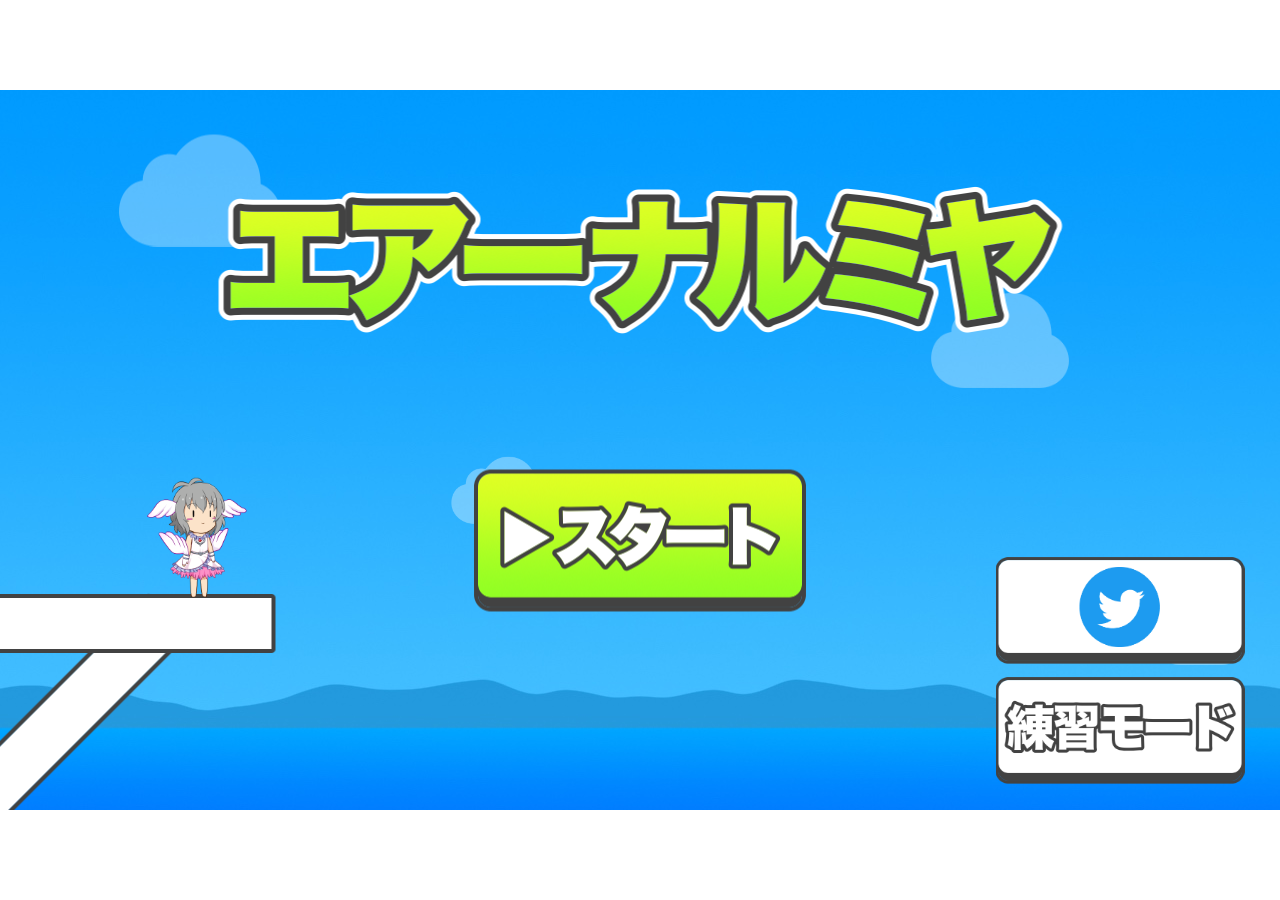
<file: air_narumiya/index.html>
<!doctype html>
<!-- Generated by akashic-cli-export-html@1.8.29. -->
<!-- Options: {"strip":true,"magnify":true} -->
<html>
<head>
<meta charset="utf-8">
<meta name="viewport" content="width=device-width,initial-scale=1">

<!-- Twitter Card -->
<meta http-equiv="CONTENT-TYPE" content="text/html; charset=utf-8" />
<meta name="twitter:card" content="summary" />
<meta property="og:url" content="https://hakashio.github.io/play/air_narumiya/" />
<meta property="og:title" content="エアーナルミヤ" />
<meta property="og:image" content="https://hakashio.github.io/play/air_narumiya/assets/image/card_image.png" />
<!-- Twitter Card -->

<title>エアーナルミヤ</title>
<script src="./js/option.js"></script>
<script src="./js/engineFilesV3_7_9.js"></script>
<script>
window.engineFiles = engineFilesV3_7_9;
window.g = engineFiles.akashicEngine;
(function() {
    var originalRequire = window.require;
    window.require = function(moduleName) {
        switch(moduleName) {
            case "@akashic/akashic-engine":
                return engineFiles.akashicEngine;
            default:
                return this.call(this, moduleName);
        }
    };
})();
</script>
<script src="./js/initGlobals.js"></script>

<script src="./js/pdi/LocalScriptAssetV3.js"></script>
<script src="./js/pdi/LocalTextAssetV3.js"></script>


<link rel="stylesheet" type="text/css" href="css/style.css">


<script src="./js/game.json.js"></script>

<script src="./js/assets/script/_bootstrap.js"></script>

<script src="./js/assets/script/main.js"></script>

<script src="./js/assets/script/title_scene.js"></script>

<script src="./js/assets/script/game_scene.js"></script>

<script src="./js/assets/script/GameLoad.js"></script>

<script src="./js/assets/script/TitleLoad.js"></script>

<script src="./js/assets/script/Yume.js"></script>

<script src="./js/assets/script/CONST.js"></script>

<script src="./js/assets/script/Core.js"></script>

<script src="./js/assets/script/Note.js"></script>

<script src="./js/assets/script/Miss.js"></script>

<script src="./js/assets/assets/font/font_glyphs.json.js"></script>





<script src="./js/sandbox.js"></script>



</head>
<body>
<div id="container">
</div>
</body>
</html>
</file>
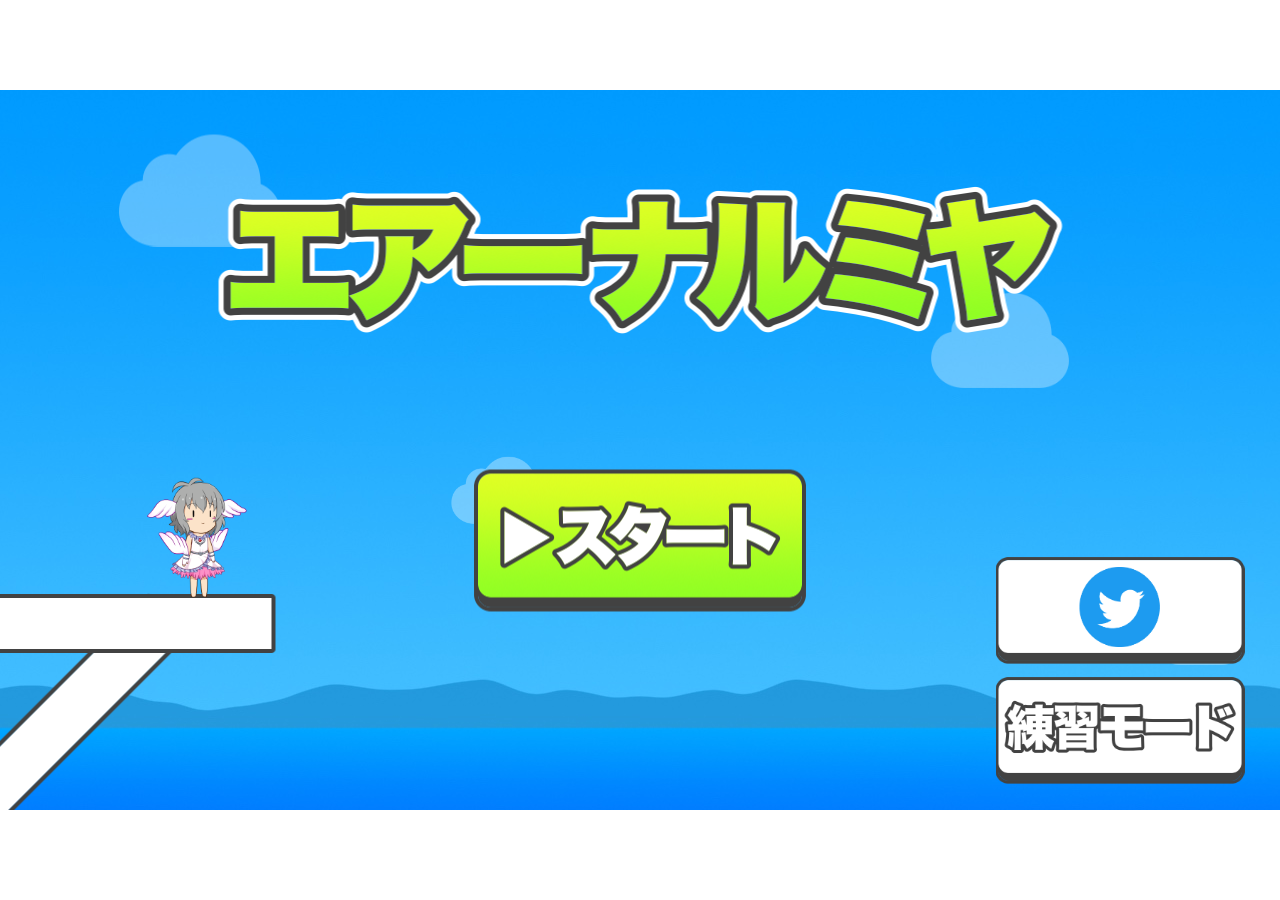
<file: mygame/index.html>
<!doctype html>
<!-- Generated by akashic-cli-export-html@1.8.29. -->
<!-- Options: {"strip":true,"magnify":true} -->
<html>
<head>
<meta charset="utf-8">
<meta name="viewport" content="width=device-width,initial-scale=1">

<!-- Twitter Card -->
<meta http-equiv="CONTENT-TYPE" content="text/html; charset=utf-8" />
<meta name="twitter:card" content="summary" />
<meta property="og:url" content="https://hakashio.github.io/play/air_narumiya/" />
<meta property="og:title" content="エアーナルミヤ" />
<meta property="og:image" content="https://hakashio.github.io/play/air_narumiya/image/icon.png" />
<!-- Twitter Card -->

<title>エアーナルミヤ</title>
<script src="./js/option.js"></script>
<script src="./js/engineFilesV3_7_9.js"></script>
<script>
window.engineFiles = engineFilesV3_7_9;
window.g = engineFiles.akashicEngine;
(function() {
    var originalRequire = window.require;
    window.require = function(moduleName) {
        switch(moduleName) {
            case "@akashic/akashic-engine":
                return engineFiles.akashicEngine;
            default:
                return this.call(this, moduleName);
        }
    };
})();
</script>
<script src="./js/initGlobals.js"></script>

<script src="./js/pdi/LocalScriptAssetV3.js"></script>
<script src="./js/pdi/LocalTextAssetV3.js"></script>


<link rel="stylesheet" type="text/css" href="css/style.css">


<script src="./js/game.json.js"></script>

<script src="./js/assets/script/_bootstrap.js"></script>

<script src="./js/assets/script/main.js"></script>

<script src="./js/assets/script/title_scene.js"></script>

<script src="./js/assets/script/game_scene.js"></script>

<script src="./js/assets/script/GameLoad.js"></script>

<script src="./js/assets/script/TitleLoad.js"></script>

<script src="./js/assets/script/Yume.js"></script>

<script src="./js/assets/script/CONST.js"></script>

<script src="./js/assets/script/Core.js"></script>

<script src="./js/assets/script/Note.js"></script>

<script src="./js/assets/script/Miss.js"></script>

<script src="./js/assets/assets/font/font_glyphs.json.js"></script>





<script src="./js/sandbox.js"></script>



</head>
<body>
<div id="container">
</div>
</body>
</html>
</file>
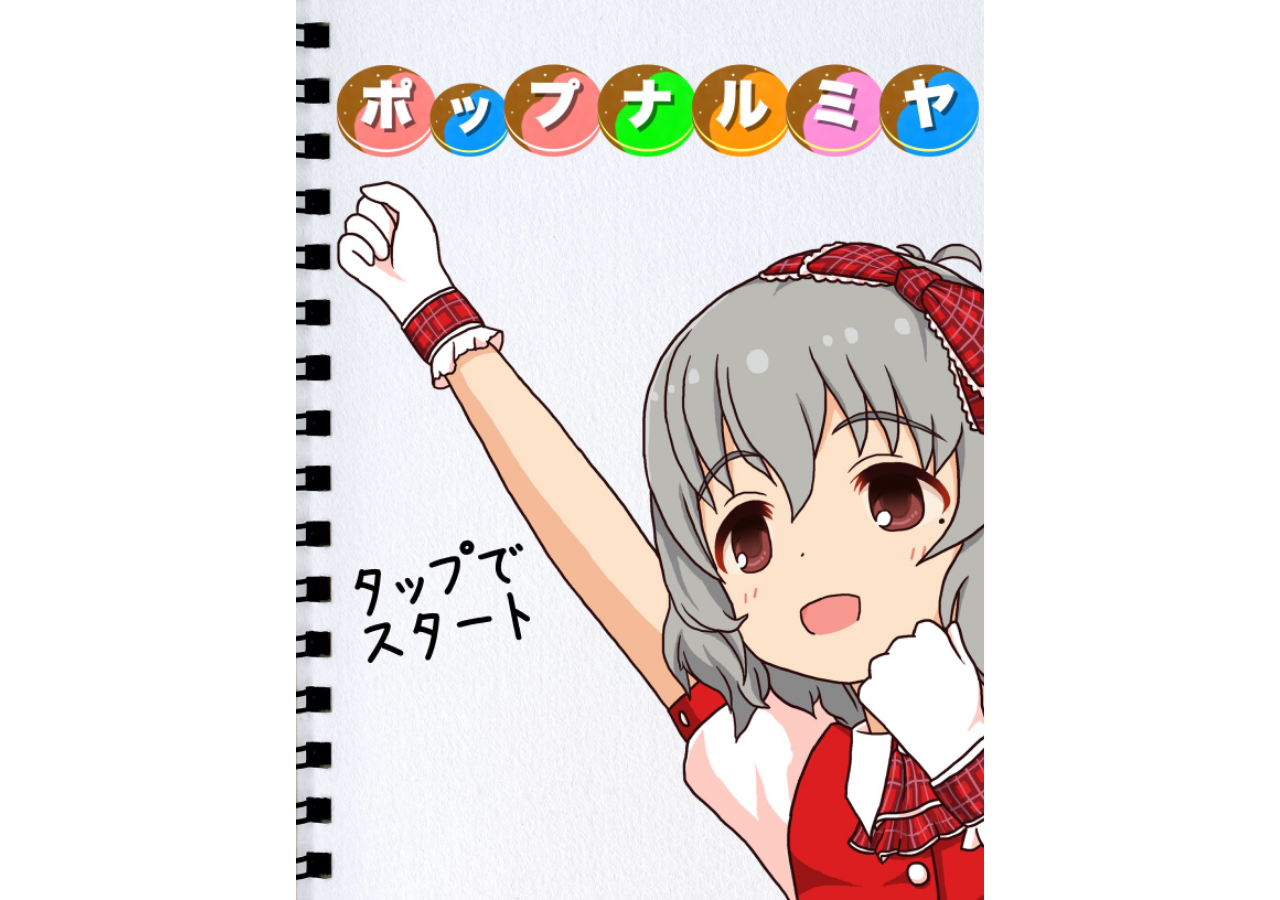
<file: pop_narumiya/index.html>
<!doctype html>
<!-- Generated by akashic-cli-export-html@1.8.29. -->
<!-- Options: {"strip":true,"magnify":true} -->
<html>
<head>
<meta charset="utf-8">
<meta name="viewport" content="width=device-width,initial-scale=1">

<!-- Twitter Card -->
<meta http-equiv="CONTENT-TYPE" content="text/html; charset=utf-8" />
<meta name="twitter:card" content="summary" />
<meta property="og:url" content="https://hakashio.github.io/play/pop_narumiya/" />
<meta property="og:title" content="ポップナルミヤ" />
<meta property="og:image" content="https://hakashio.github.io/play/pop_narumiya/image/card_image.png" />
<!-- Twitter Card -->

<title>ポップナルミヤ</title>
<script src="./js/option.js"></script>
<script src="./js/engineFilesV3_7_9.js"></script>
<script>
window.engineFiles = engineFilesV3_7_9;
window.g = engineFiles.akashicEngine;
(function() {
    var originalRequire = window.require;
    window.require = function(moduleName) {
        switch(moduleName) {
            case "@akashic/akashic-engine":
                return engineFiles.akashicEngine;
            default:
                return this.call(this, moduleName);
        }
    };
})();
</script>
<script src="./js/initGlobals.js"></script>

<script src="./js/pdi/LocalScriptAssetV3.js"></script>
<script src="./js/pdi/LocalTextAssetV3.js"></script>


<link rel="stylesheet" type="text/css" href="css/style.css">


<script src="./js/game.json.js"></script>

<script src="./js/assets/script/_bootstrap.js"></script>

<script src="./js/assets/script/main.js"></script>

<script src="./js/assets/script/title_scene.js"></script>

<script src="./js/assets/script/game_scene.js"></script>

<script src="./js/assets/script/GameLoad.js"></script>

<script src="./js/assets/script/TitleLoad.js"></script>

<script src="./js/assets/script/Yume.js"></script>

<script src="./js/assets/script/Block.js"></script>

<script src="./js/assets/script/Light.js"></script>

<script src="./js/assets/script/Time.js"></script>





<script src="./js/sandbox.js"></script>



</head>
<body>
<div id="container">
</div>
</body>
</html>
</file>
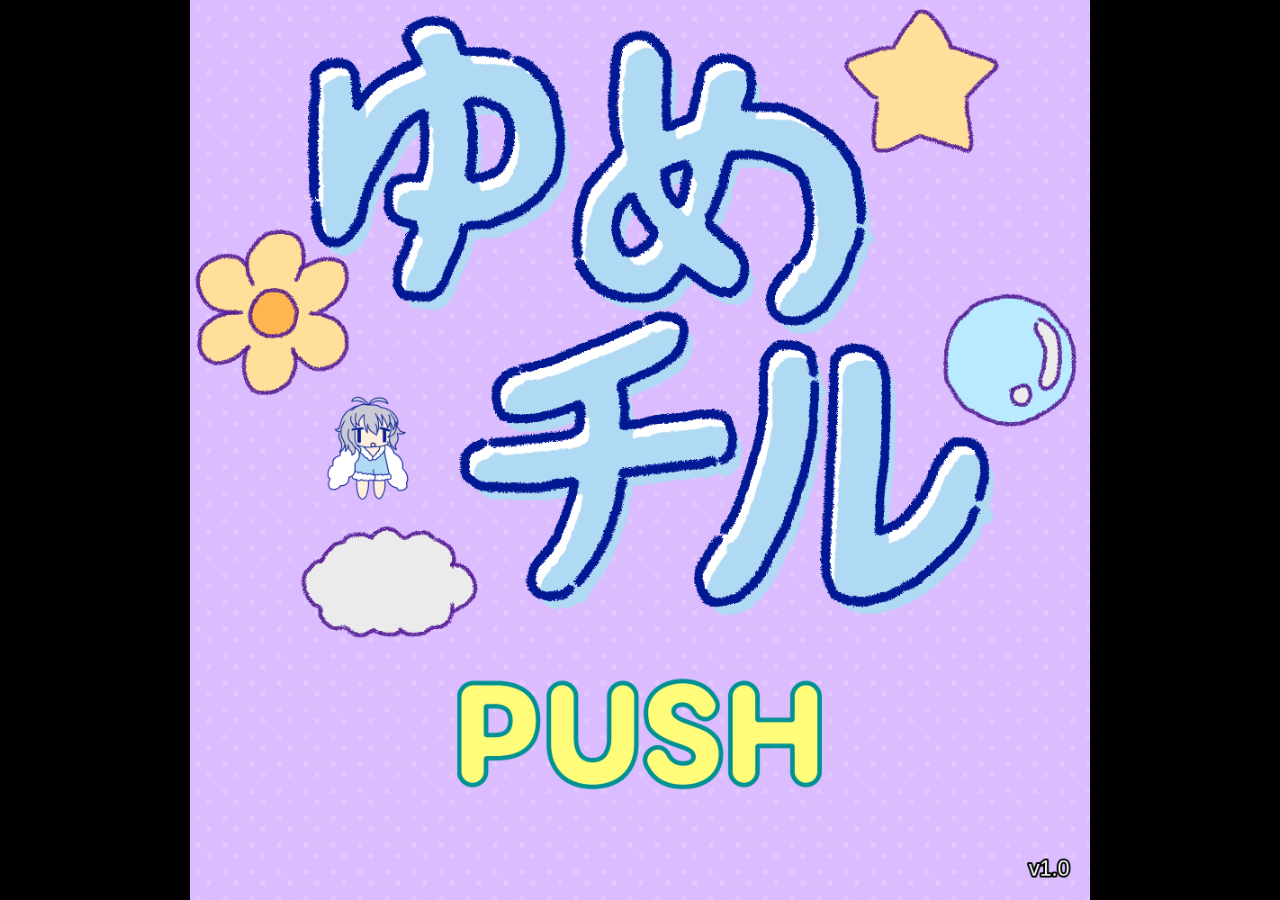
<file: yumechill/index.html>
<!doctype html>
<html lang="ja">
<head>
  <meta charset="UTF-8">
  <meta name="viewport" content="width=device-width,initial-scale=1,maximum-scale=1,user-scalable=no,viewport-fit=cover">

  <!-- Xカードの種類を指定 -->
  <meta name="twitter:card" content="summary" />
  <!-- OG基本情報（Xカードのフォールバック・基本参照用） -->
  <meta property="og:url" content="https://hakashio.github.io/play/yumechill/" />
  <meta property="og:title" content="ゆめチル" />
  <meta property="og:description" content="成宮由愛のチルゲーム" />
  <meta property="og:image" content="https://hakashio.github.io/play/yumechill/card.png" />
  <!-- 明示的に twitter:image を追加する（補強策） -->
  <meta name="twitter:image" content="https://hakashio.github.io/play/yumechill/card.png" />

  <title>ゆめチル</title>
  <link rel="stylesheet" href="css/style.css">
</head>
<body>
  <div id="game-container"></div>
  <script src="lib/phaser.min.js"></script>
  <script src="js/game.js"></script>
  <script>
    if ("serviceWorker" in navigator) {
      window.addEventListener("load", () => navigator.serviceWorker.register("sw.js"));
    }
  </script>
</body>
</html>
</file>
<file: air_narumiya/css/style.css>
* {
	margin: 0;
	border: 0;
	padding: 0;
}

html {
	width: 100%;
	height: 100%;
}

body {
	overflow: hidden;
	width: 100%;
	height: 100%;
}

#container {
	margin: 0px;
	padding: 0px;
	overflow: hidden;
	touch-action: none;
	width: 100%;
	height: 100%;

	/* iOS表示崩れ対策: bodyのサイズ計算からこの要素を除外 */
	position: absolute;
}

#container canvas {
	background-size: contain;
}
</file>
<file: mygame/css/style.css>
* {
	margin: 0;
	border: 0;
	padding: 0;
}

html {
	width: 100%;
	height: 100%;
}

body {
	overflow: hidden;
	width: 100%;
	height: 100%;
}

#container {
	margin: 0px;
	padding: 0px;
	overflow: hidden;
	touch-action: none;
	width: 100%;
	height: 100%;

	/* iOS表示崩れ対策: bodyのサイズ計算からこの要素を除外 */
	position: absolute;
}

#container canvas {
	background-size: contain;
}
</file>
<file: pop_narumiya/css/style.css>
* {
	margin: 0;
	border: 0;
	padding: 0;
}

html {
	width: 100%;
	height: 100%;
}

body {
	overflow: hidden;
	width: 100%;
	height: 100%;
}

#container {
	margin: 0px;
	padding: 0px;
	overflow: hidden;
	touch-action: none;
	width: 100%;
	height: 100%;

	/* iOS表示崩れ対策: bodyのサイズ計算からこの要素を除外 */
	position: absolute;
}

#container canvas {
	background-size: contain;
}
</file>
<file: yumechill/css/style.css>
html, body {
  margin: 0;
  padding: 0;
  width: 100%;
  height: 100%;
  overflow: hidden;
  background: #000;
  touch-action: none;
  overscroll-behavior: none;
}

body {
  display: flex;
  align-items: center;
  justify-content: center;
}

#game-container {
  width: 100vw;
  height: 100vh;
  display: flex;
  align-items: center;
  justify-content: center;
}

canvas {
  display: block;
  touch-action: none;
}

#game-container canvas {
  display: block;
  margin: auto !important;
}
</file>
